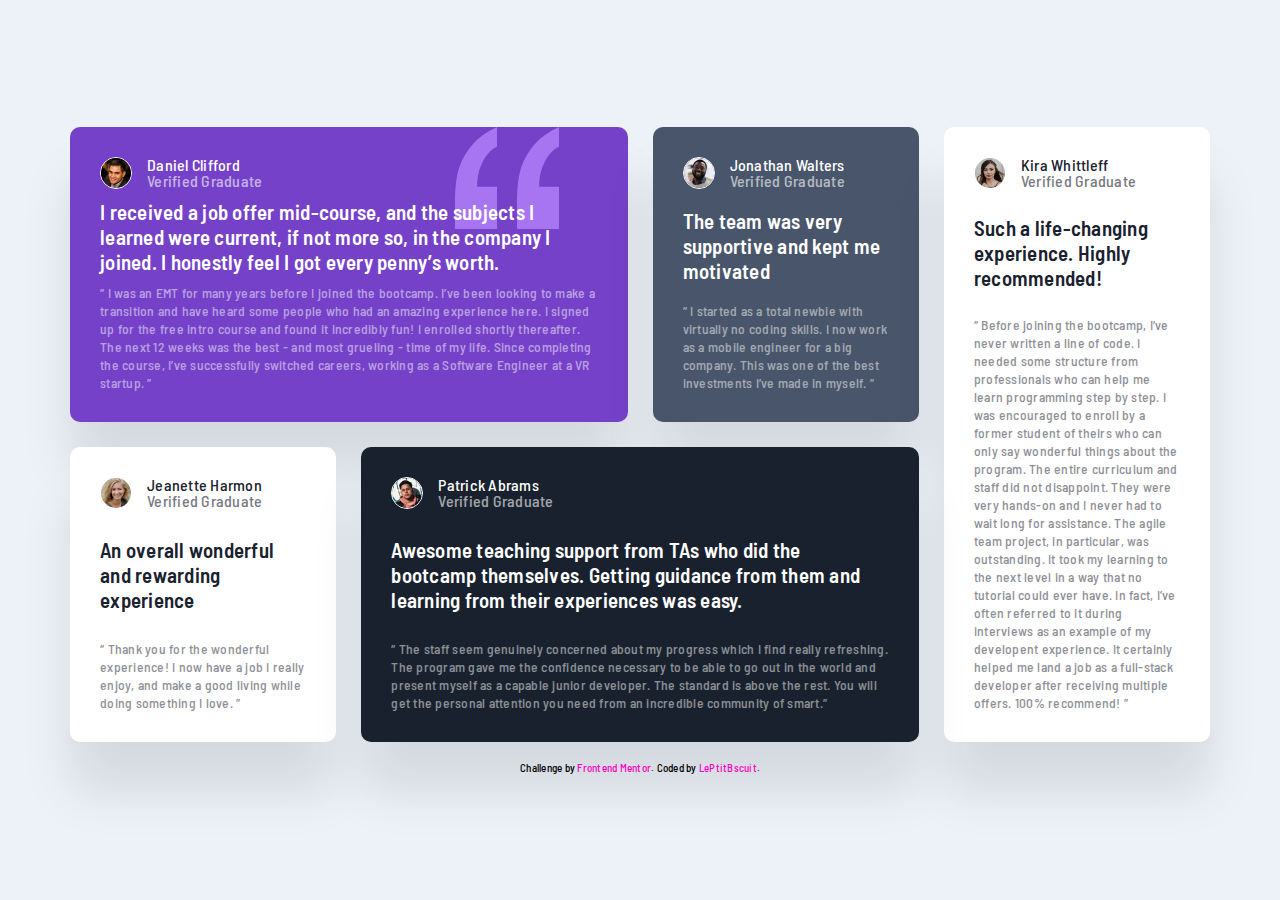
<file: index.html>
<!DOCTYPE html>
<html lang="en">
  <head>
    <meta charset="UTF-8" />
    <meta name="viewport" content="width=device-width, initial-scale=1.0" />
    <link
      rel="icon"
      type="image/png"
      sizes="32x32"
      href="./images/favicon-32x32.png"
    />
    <link rel="stylesheet" href="reset.css" />
    <link rel="stylesheet" href="style.css" />

    <title>Frontend Mentor | [Challenge Name Here]</title>
  </head>
  <body>
    <main>
      <section class="testimonial one">
        <div class="people">
          <img src="images/image-daniel.jpg" alt="Daniel Profile Picture" />
          <div class="info">
            <p class="name">Daniel Clifford</p>
            <p class="status">Verified Graduate</p>
          </div>
        </div>
        <h1>
          I received a job offer mid-course, and the subjects I learned were
          current, if not more so, in the company I joined. I honestly feel I
          got every penny’s worth.
        </h1>
        <p class="text">
          “ I was an EMT for many years before I joined the bootcamp. I’ve been
          looking to make a transition and have heard some people who had an
          amazing experience here. I signed up for the free intro course and
          found it incredibly fun! I enrolled shortly thereafter. The next 12
          weeks was the best - and most grueling - time of my life. Since
          completing the course, I’ve successfully switched careers, working as
          a Software Engineer at a VR startup. ”
        </p>
      </section>

      <section class="testimonial two">
        <div class="people">
          <img src="images/image-jonathan.jpg" alt="Jonathan Profile Picture" />
          <div class="info">
            <p class="name">Jonathan Walters</p>
            <p class="status">Verified Graduate</p>
          </div>
        </div>
        <h1>The team was very supportive and kept me motivated</h1>
        <p class="text">
          “ I started as a total newbie with virtually no coding skills. I now
          work as a mobile engineer for a big company. This was one of the best
          investments I’ve made in myself. ”
        </p>
      </section>

      <section class="testimonial three">
        <div class="people">
          <img src="images/image-kira.jpg" alt="Kira Profile Picture" />
          <div class="info">
            <p class="name">Kira Whittleff</p>
            <p class="status">Verified Graduate</p>
          </div>
        </div>
        <h1>Such a life-changing experience. Highly recommended!</h1>
        <p class="text">
          “ Before joining the bootcamp, I’ve never written a line of code. I
          needed some structure from professionals who can help me learn
          programming step by step. I was encouraged to enroll by a former
          student of theirs who can only say wonderful things about the program.
          The entire curriculum and staff did not disappoint. They were very
          hands-on and I never had to wait long for assistance. The agile team
          project, in particular, was outstanding. It took my learning to the
          next level in a way that no tutorial could ever have. In fact, I’ve
          often referred to it during interviews as an example of my developent
          experience. It certainly helped me land a job as a full-stack
          developer after receiving multiple offers. 100% recommend! ”
        </p>
      </section>

      <section class="testimonial four">
        <div class="people">
          <img src="images/image-jeanette.jpg" alt="Jeanette Profile Picture" />
          <div class="info">
            <p class="name">Jeanette Harmon</p>
            <p class="status">Verified Graduate</p>
          </div>
        </div>
        <h1>An overall wonderful and rewarding experience</h1>
        <p class="text">
          “ Thank you for the wonderful experience! I now have a job I really
          enjoy, and make a good living while doing something I love. ”
        </p>
      </section>

      <section class="testimonial five">
        <div class="people">
          <img src="images/image-patrick.jpg" alt="Patrick Profile Picture" />
          <div class="info">
            <p class="name">Patrick Abrams</p>
            <p class="status">Verified Graduate</p>
          </div>
        </div>
        <h1>
          Awesome teaching support from TAs who did the bootcamp themselves.
          Getting guidance from them and learning from their experiences was
          easy.
        </h1>
        <p class="text">
          “ The staff seem genuinely concerned about my progress which I find
          really refreshing. The program gave me the confidence necessary to be
          able to go out in the world and present myself as a capable junior
          developer. The standard is above the rest. You will get the personal
          attention you need from an incredible community of smart.”
        </p>
      </section>
    </main>

    <div class="attribution">
      Challenge by
      <a href="https://www.frontendmentor.io?ref=challenge" target="_blank"
        >Frontend Mentor</a
      >. Coded by <a href="#">LePtitBscuit</a>.
    </div>
  </body>
</html>
</file>
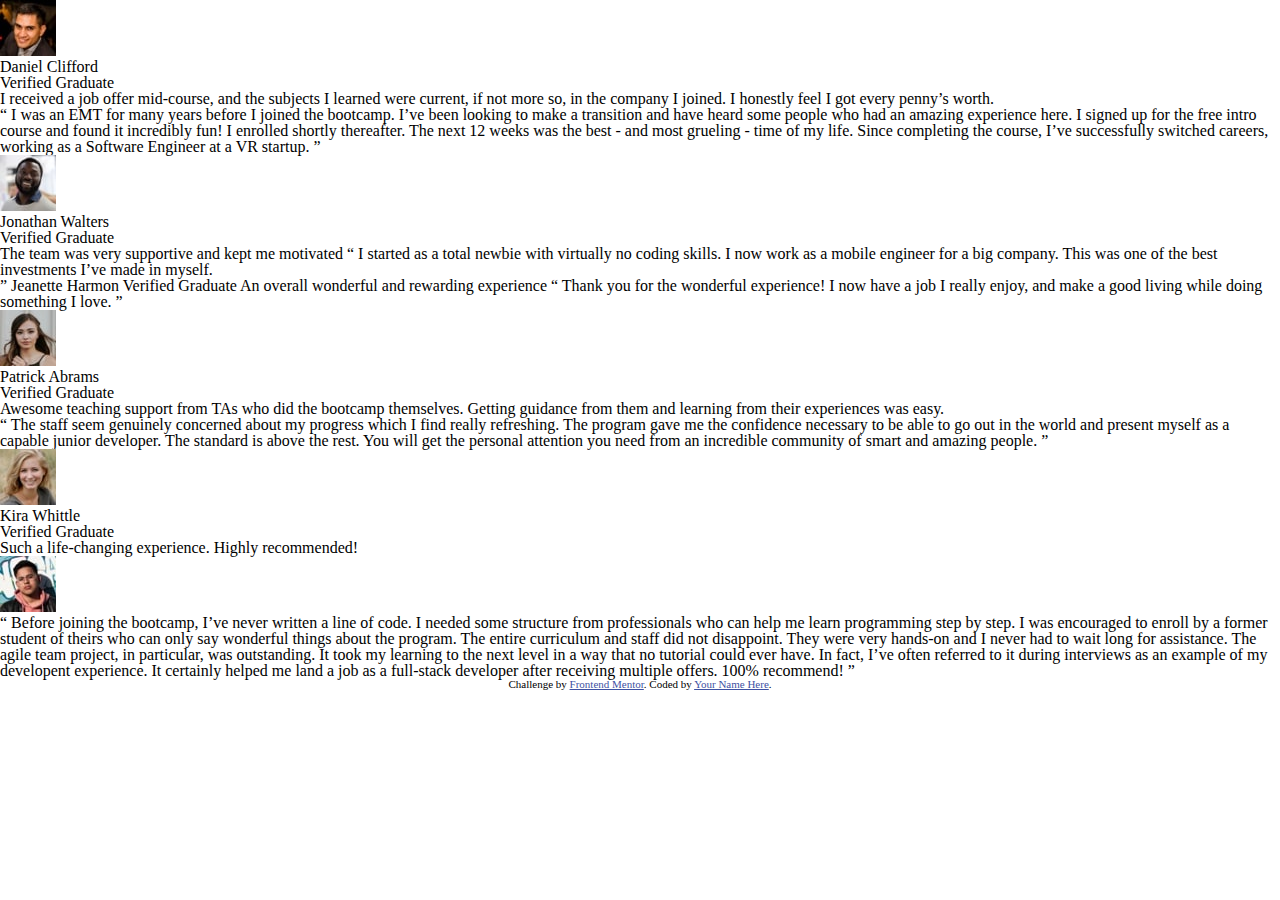
<file: testimonials-grid-section-main/index.html>
<!DOCTYPE html>
<html lang="en">
  <head>
    <meta charset="UTF-8" />
    <meta name="viewport" content="width=device-width, initial-scale=1.0" />
    <link
      rel="icon"
      type="image/png"
      sizes="32x32"
      href="./images/favicon-32x32.png"
    />
    <link rel="stylesheet" href="style.css" />
    <link rel="stylesheet" href="reset.css" />
    <title>Frontend Mentor | [Challenge Name Here]</title>
  </head>
  <body>
    <main>
      <div class="testimonial one">
        <div class="people">
          <img src="images/image-daniel.jpg" alt="Daniel Profile Picture">
          <div class="name">
            <p class="name">Daniel Clifford</p>
            <p class="verified" >Verified Graduate</p>
          </div>
          <h1> I received a job offer mid-course, and the
            subjects I learned were current, if not more so, in the company I joined. I
            honestly feel I got every penny’s worth.</h1>
          <p> “ I was an EMT for many years
            before I joined the bootcamp. I’ve been looking to make a transition and
            have heard some people who had an amazing experience here. I signed up for
            the free intro course and found it incredibly fun! I enrolled shortly
            thereafter. The next 12 weeks was the best - and most grueling - time of my
            life. Since completing the course, I’ve successfully switched careers,
            working as a Software Engineer at a VR startup. ”</p>
        </div>
      </div>
      <div class="testimonial two">
        <div class="people">
          <img src="images/image-jonathan.jpg" alt="Jonathan Profile Picture">
          <div class="name">
            <p class="name">Jonathan Walters</p>
            <p class="verified" >Verified Graduate</p>
          </div>
          <h1>The team was very supportive and kept me motivated “ I started as a
            total newbie with virtually no coding skills. I now work as a mobile
            engineer for a big company. This was one of the best investments I’ve made
            in myself.</h1>
          <p> ” Jeanette Harmon Verified Graduate An overall wonderful and
            rewarding experience “ Thank you for the wonderful experience! I now have a
            job I really enjoy, and make a good living while doing something I love. ”</p>
      </div>
      <div class="testimonial three">
        <div class="people">
          <img src="images/image-kira.jpg" alt="Kira Profile Picture">
          <div class="name">
            <p class="name">Patrick Abrams</p>
            <p class="verified" >Verified Graduate</p>
          </div>
          <h1>Awesome teaching support from TAs who did
            the bootcamp themselves. Getting guidance from them and learning from their
            experiences was easy.</h1>
          <p>“ The staff seem genuinely concerned about my progress
            which I find really refreshing. The program gave me the confidence necessary
            to be able to go out in the world and present myself as a capable junior
            developer. The standard is above the rest. You will get the personal
            attention you need from an incredible community of smart and amazing people.
            ”</p>
      </div>
      <div class="testimonial four">
        <div class="people">
          <img src="images/image-jeanette.jpg" alt="Jeanette Profile Picture">
          <div class="info">
            <p class="name">Kira Whittle</p>
            <p class="verified" >Verified Graduate</p>
          </div>
          <h1>Such a life-changing experience. Highly
            recommended! </h1>
          <p></p>
      </div>
      <div class="testimonial five">
        <div class="people">
          <img src="images/image-patrick.jpg" alt="Patrick Profile Picture">
          <div class="name">
            <p class="name"></p>
            <p class="verified" ></p>
          </div>
          <h1></h1>
          <p></p>
      </div>
    </main>
        
        “ Before joining the bootcamp, I’ve never written a line of
    code. I needed some structure from professionals who can help me learn
    programming step by step. I was encouraged to enroll by a former student of
    theirs who can only say wonderful things about the program. The entire
    curriculum and staff did not disappoint. They were very hands-on and I never
    had to wait long for assistance. The agile team project, in particular, was
    outstanding. It took my learning to the next level in a way that no tutorial
    could ever have. In fact, I’ve often referred to it during interviews as an
    example of my developent experience. It certainly helped me land a job as a
    full-stack developer after receiving multiple offers. 100% recommend! ”

    <div class="attribution">
      Challenge by
      <a href="https://www.frontendmentor.io?ref=challenge" target="_blank"
        >Frontend Mentor</a
      >. Coded by <a href="#">Your Name Here</a>.
    </div>
  </body>
</html>
</file>
<file: style.css>
@import url("https://fonts.googleapis.com/css2?family=Barlow+Semi+Condensed:wght@500;600&display=swap");

html,
body {
  background-color: hsl(210, 46%, 95%);
  height: 100%;
  width: 100%;
  display: flex;
  flex-direction: column;
  justify-content: center;
  align-items: center;
  font-family: "Barlow Semi Condensed", sans-serif;
  font-weight: 500;
  color: white;
  letter-spacing: 0.25px;
}

main {
  width: 1140px;
  min-height: 500px;
  display: grid;
  grid-template: 1fr 1fr / 1fr 1fr 1fr 1fr;
  gap: 25px;
}

.testimonial {
  background-color: red;
  padding: 30px;
  border-radius: 10px;
  display: flex;
  flex-direction: column;
  justify-content: space-between;
  box-shadow: 0px 50px 50px 0px rgba(0, 0, 0, 0.1);
}

img {
  width: 30px;
  border: 1px solid white;
  border-radius: 50%;
}

.people {
  display: flex;
  margin-bottom: 10px;
}

.info {
  margin-left: 15px;
}

.status {
  opacity: 0.6;
}

h1 {
  font-weight: 600;
  font-size: 1.3rem;
  line-height: 25px;
  margin: 0 0 10px 0;
}

.text {
  font-size: 0.85rem;
  opacity: 0.5;
  line-height: 18px;
}

.one {
  grid-area: 1/1/2/3;
  background: url(images/bg-pattern-quotation.svg) no-repeat;
  background-color: hsl(263, 55%, 52%);
  background-position-x: 85%;
}

.two {
  background-color: hsl(217, 19%, 35%);
}

.three {
  grid-area: 1/4/3/5;
  background-color: white;
  color: hsl(219, 29%, 14%);
}

.four {
  background-color: white;
  color: hsl(219, 29%, 14%);
}

.five {
  grid-area: 2/2/3/4;
  background-color: hsl(219, 29%, 14%);
}

.attribution {
  margin-top: 20px;
  font-size: 11px;
  text-align: center;
  color: black;
}
.attribution a {
  color: hsl(314, 100%, 50%);
  text-decoration: none;
}
</file>
<file: testimonials-grid-section-main/style.css>
.attribution {
  font-size: 11px;
  text-align: center;
}
.attribution a {
  color: hsl(228, 45%, 44%);
}
</file>
